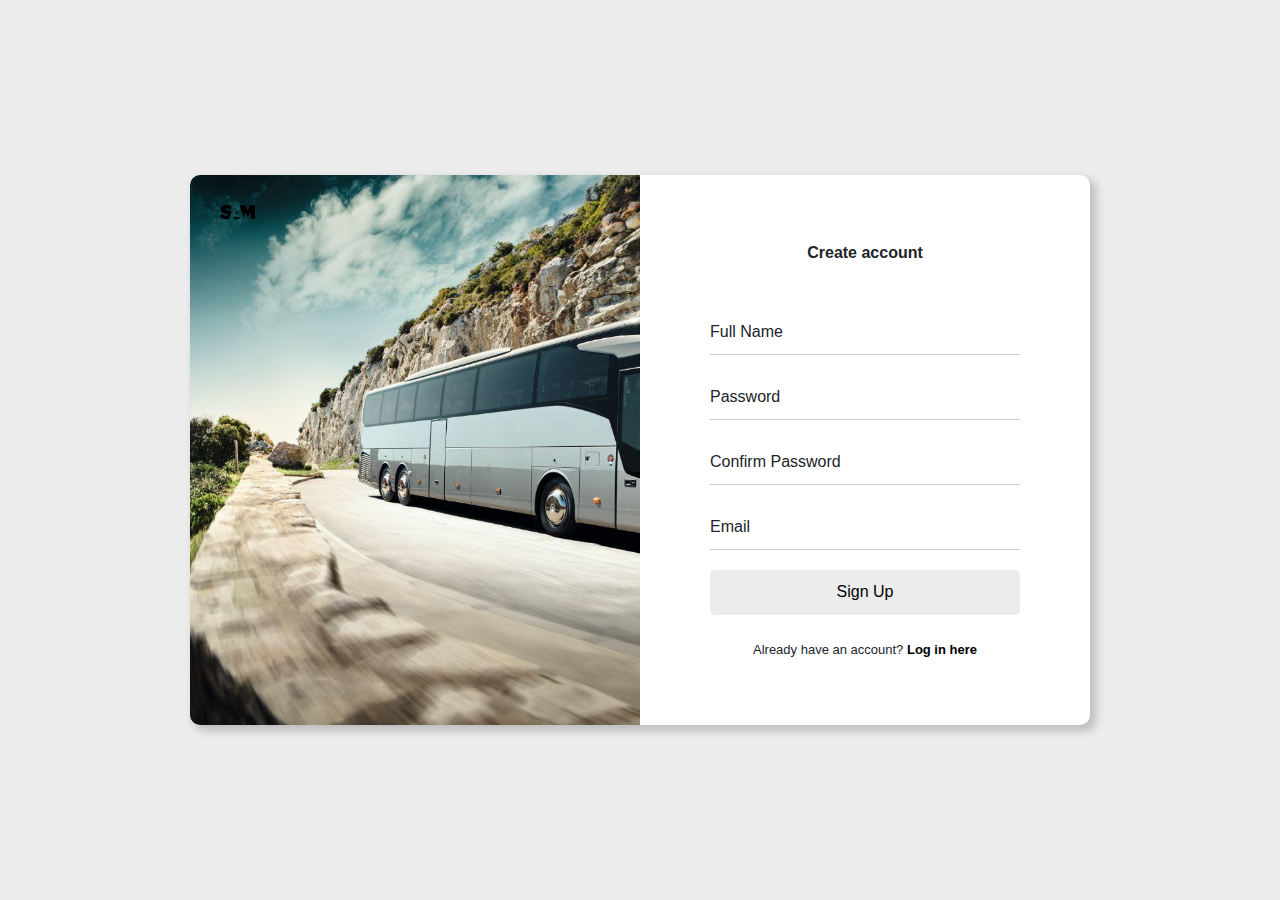
<file: 1.html>
<!DOCTYPE html>
<html lang="en">
<head>
    <meta charset="UTF-8">
    <meta http-equiv="X-UA-Compatible" content="IE=edge">
    <meta name="viewport" content="width=device-width, initial-scale=1.0">
    <link rel="stylesheet" href="style.css">
    <link rel="stylesheet" href="https://cdn.jsdelivr.net/npm/bootstrap@5.2.3/dist/css/bootstrap.min.css">
    <title>Sign Up</title>
</head>
<body>
    <div class="wrapper">
        <div class="container main">
            <div class="row">
                <div class="col-md-6 side-image">
                    <!-------Image-------->
                    <img src="images/sam-logo.png" alt="">
                    <div class="text">
                       
                    </div>
                </div>
                <div class="col-md-6 right">
                     <div class="input-box">
                        <header>Create account</header>
                        <div class="input-field">
                            <input type="text" class="input" id="email" required autocomplete="off">
                            <label for="email">Full Name</label>
                        </div>
                        <div class="input-field">
                            <input type="password" class="input" id="password" required>
                            <label for="password">Password</label>
                        </div>
                        <div class="input-field">
                            <input type="password" class="input" id="password" required>
                            <label for="password">Confirm Password</label>
                        </div>
                        <div class="input-field">
                            <input type="text" class="input" id="email" required autocomplete="off">
                            <label for="email">Email</label>
                        </div>
                        
                        <div class="input-field">
                            <input type="submit" class="submit" value="Sign Up">
                            
                        </div>
                        <div class="signin">
                            <span>Already have an account? <a href="login.html">Log in here</a></span>
                        </div>
                     </div>
                </div>
            </div>
        </div>
    </div>
</body>
</html>
</file>
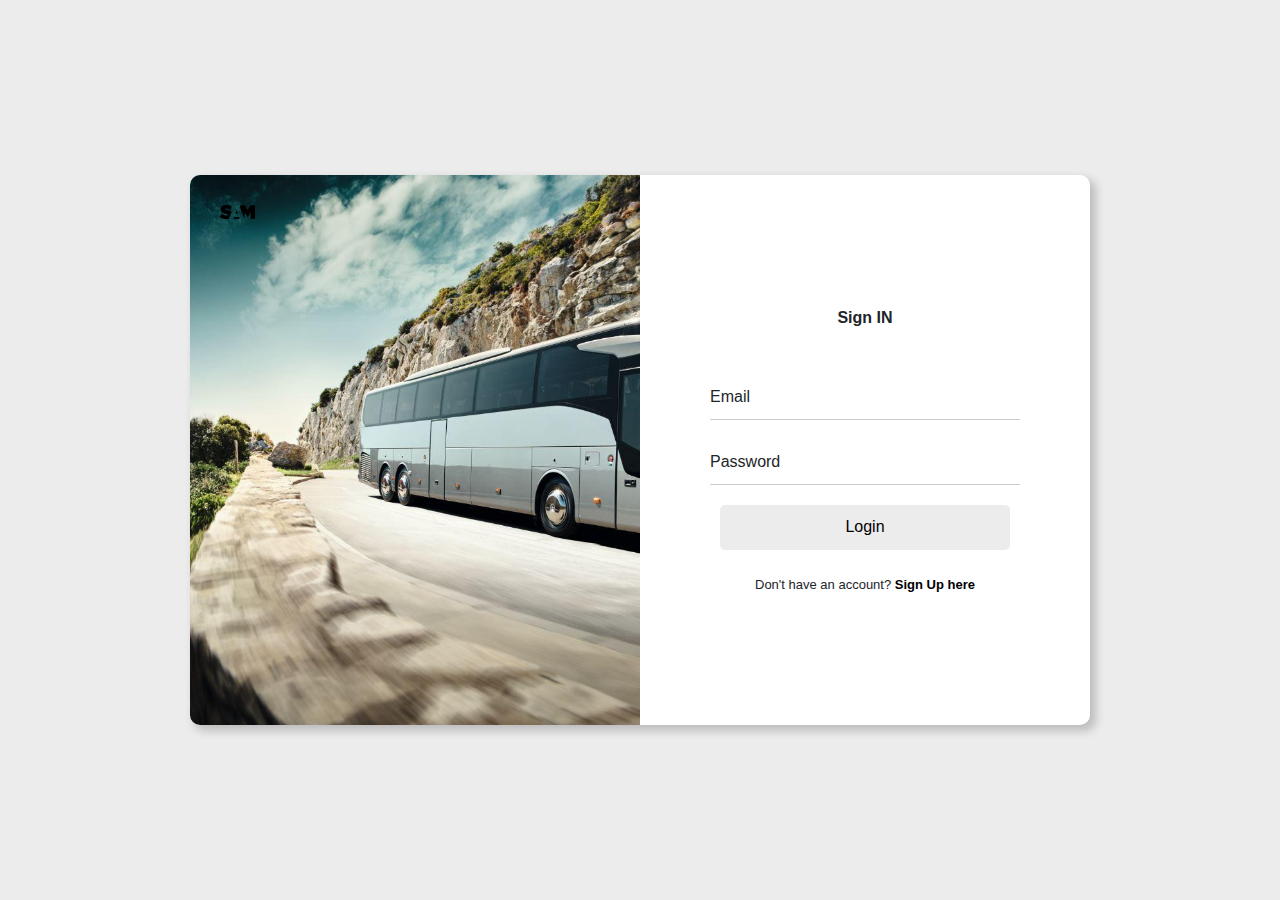
<file: login.html>
<!DOCTYPE html>
<html lang="en">
<head>
    <meta charset="UTF-8">
    <meta http-equiv="X-UA-Compatible" content="IE=edge">
    <meta name="viewport" content="width=device-width, initial-scale=1.0">
    <link rel="stylesheet" href="style.css">
    <link rel="stylesheet" href="https://cdn.jsdelivr.net/npm/bootstrap@5.2.3/dist/css/bootstrap.min.css">
    <title>Login</title>
</head>
<body>
    <div class="wrapper">
        <div class="container main">
            <div class="row">
                <div class="col-md-6 side-image">
                    <!-------Image-------->
                    <img src="images/sam-logo.png" alt="">
                    <div class="text">
                       
                    </div>
                </div>
                <div class="col-md-6 right">
                     <div class="input-box">
                        <header>Sign IN</header>
                        <div class="input-field">
                            <input type="text" class="input" id="email" required autocomplete="off">
                            <label for="email">Email</label>
                        </div>
                        <div class="input-field">
                            <input type="password" class="input" id="password" required>
                            <label for="password">Password</label>
               
                        <div class="input-field">
                            <input type="submit" class="submit" value="Login">
                            
                        </div>
                        <div class="signin">
                            <span>Don't have an account? <a href="1.html">Sign Up here</a></span>
                        </div>
                     </div>
                </div>
            </div>
        </div>
    </div>
</body>
</html>
</file>
<file: style.css>
@import url('https://fonts.googleapis.com/css2?family=Nunito:wght@400;600;800&display=swap');

*{
    font-family: 'Poppins', sans-serif;
}
.wrapper{
    background: #ececec;
    padding: 0 20px 0 20px;
}
.main{
    display: flex;
    justify-content: center;
    align-items: center;
    min-height: 100vh;
}
.row{
    width: 900px;
    height: 550px;
    border-radius: 10px;
    background: #fff;
    box-shadow: 5px 5px 10px 1px rgba(0,0,0,0.2);
}
.side-image{
    background-image: url("images/2.jpg");
    background-position: center;
    background-size: cover;
    background-repeat: no-repeat;
    position: relative;
    border-radius: 10px 0 0 10px;
}
img{
    width: 35px;
    position: absolute;
    top: 30px;
    left: 30px;
}
.text{
    position: absolute;
    top: 50%;
    left: 50%;
    transform: translate(-50%, -50%);
}
.text p{
    color: #fff;
    font-size: 18px;
}
i{
    font-weight: 400;
    font-size: 15px;
}
.right{
    display: flex;
    justify-content: center;
    align-items: center;
    position: relative;
}
.input-box{
    width: 330px;
    box-sizing: border-box;
}
.input-box header{
    font-weight: 700;
    text-align: center;
    margin-bottom: 45px;
}
.input-field{
    display: flex;
    flex-direction: column;
    position: relative;
    padding: 0 10px 0 10px;
}
.input{
    height: 45px;
    width: 100%;
    background: transparent;
    border: none;
    border-bottom: 1px solid rgba(0,0,0,0.2);
    outline: none;
    margin-bottom: 20px;
    color: #40414a;
}
.input-box .input-field label{
    position: absolute;
    top: 10px;
    left: 10px;
    pointer-events: none;
    transition: .5s;
}
.input-field .input:focus ~ label{
    top: -10px;
    font-size: 13px;
}
.input-field .input:valid ~ label{
    top: -10px;
    font-size: 13px;
    color: #5d5076;
}
.input-field .input:focus, .input-field .input:valid{
    border-bottom: 1px solid #743ae1;
}
.submit{
    border: none;
    outline: none;
    height: 45px;
    background: #ececec;
    border-radius: 5px;
    transition: .4s;
}
.submit:hover{
    background: rgba(37, 95, 156,0.9);
    color: #fff;
}
.signin{
    text-align: center;
    font-size: small;
    margin-top: 25px;
}
span a{
    text-decoration: none;
    font-weight: 700;
    color: #000;
    transition: .5s;
}
span a:hover{
    text-decoration: underline;
    color: #000;
}
@media only screen and (max-width: 768px){
    .side-image{
        border-radius: 10px 10px 0 0;
    }
    img{
        width: 35px;
        position: absolute;
        top: 20px;
        left: 47%;
    }
    .text{
        position: absolute;
        top: 70%;
        text-align: center;
    }
    .text p,i{
        font-size: 17px;
    }
    .row{
        max-width: 420px;
        width: 100%;
    }
}
</file>
